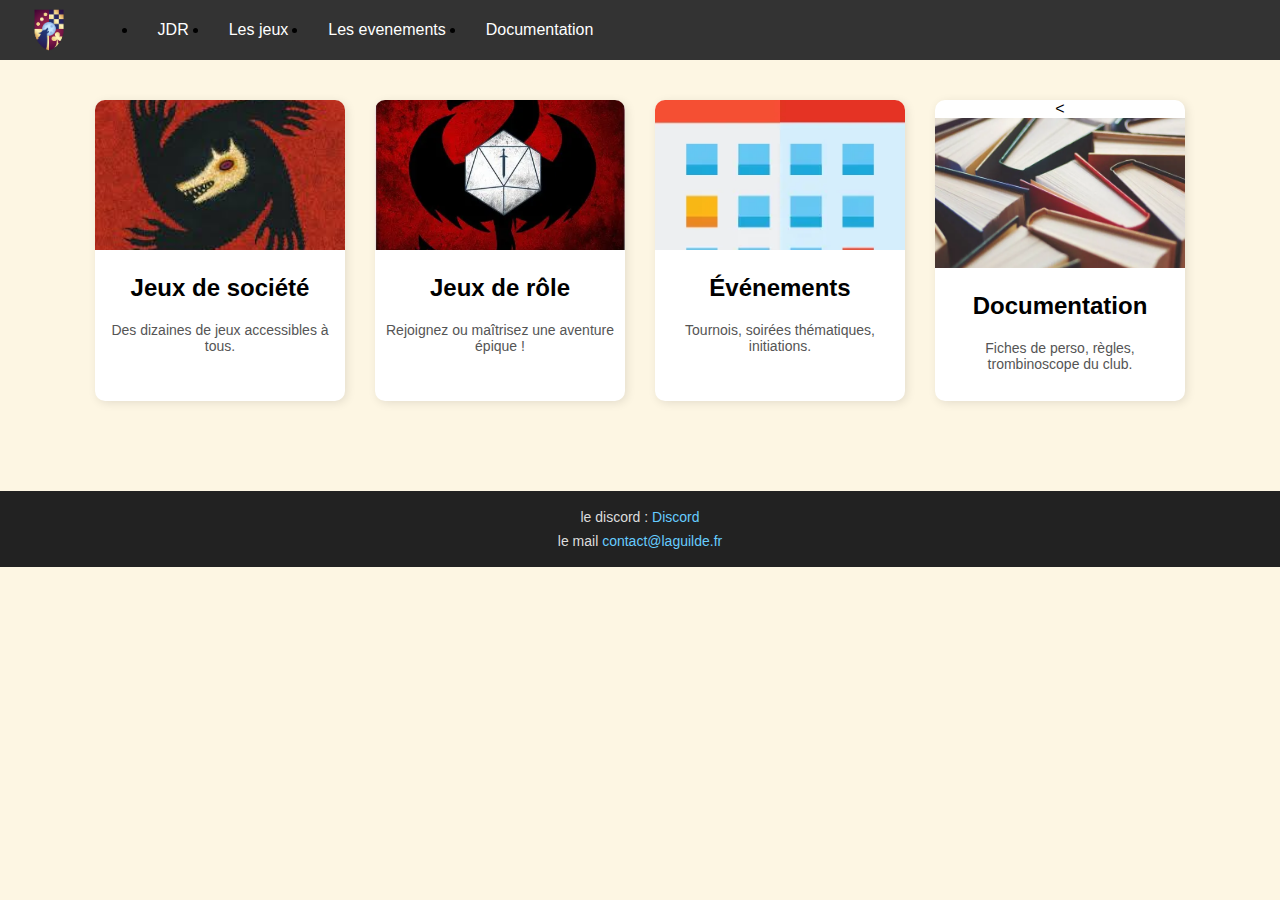
<file: index.html>
<!DOCTYPE html>
<html lang="fr">
    <head>
        <meta charset="UTF-8" />
        <meta name="viewport" content="width=device-width, initial-scale=1.0" />
        <title>Club La Guilde</title>
        <link rel="stylesheet" href="style.css" />
    </head>
    <body>
        <nav class="menu">
            <div class="logo">
                <a href="index.html">
                <img src="laguilde_logo-blason.png" alt="Logo du club">
                 </a>
</div>
        <ul>
            <li>
                <a href='#'>JDR </a>
                <ul class="submenu">
                    <li><a href="#">Calendrier</a></li>
                    <li><a href="#">Création d’un nouveau JDR</a></li>
                    <li><a href="#">Rejoindre un JDR</a></li>
                </ul>
            </li>
            <li>
                <a href='#'>Les jeux </a>
                <ul class="submenu">
                    <li><a href="#">Présentation</a></li>
                    <li><a href="#">Suggestion</a></li>
                </ul>
            </li>
            <li>
                <a href='#'>Les evenements </a>
                <ul class="submenu">
                    <li><a href="#">annonces</a></li>
                    <li><a href="#">Calendrier</a></li>
                    <li><a href="#">Suggestion</a></li>
                </ul>
            </li>
            <li>
                <a href='#'>Documentation </a>
                <ul class="submenu">
                    <li><a href="#">Trombinoscope</a></li>
                    <li><a href="#">Heures</a></li>
                    <li><a href="#">Autres documents</a></li>
                </ul>
            </li>
        </ul>
    </nav>
    <section class="accueil-blocs">
        <a href="jeux-societe.html" class="bloc">
            <img src="jeu_societe.png" alt="jeu_societe">
            <h2>Jeux de société</h2>
            <p>Des dizaines de jeux accessibles à tous.</p>
        </a>
        <a href="JDR.html" class="bloc">
            <img src="JDR.png" alt="JDR">
            <h2>Jeux de rôle</h2>
            <p>Rejoignez ou maîtrisez une aventure épique !</p>
        </a>
        <div class="bloc">
            <img src="calendrier.png" alt="JDR">
            <h2>Événements</h2>
            <p>Tournois, soirées thématiques, initiations.</p>
        </div>
        <div class="bloc">
            <<img src="document.png" alt="JDR">
            <h2>Documentation</h2>
            <p>Fiches de perso, règles, trombinoscope du club.</p>
        </div>
    </section>
    </body>
    <footer>
        <div class="footer-content">
            <p>le discord : <a href="https://discord.gg/tonlien" target="_blank">Discord</a></p>
            <p>le mail <a href="mailto:contact@laguilde.fr">contact@laguilde.fr</a></p>
        </div>
    </footer>
</html>









</html>
</file>
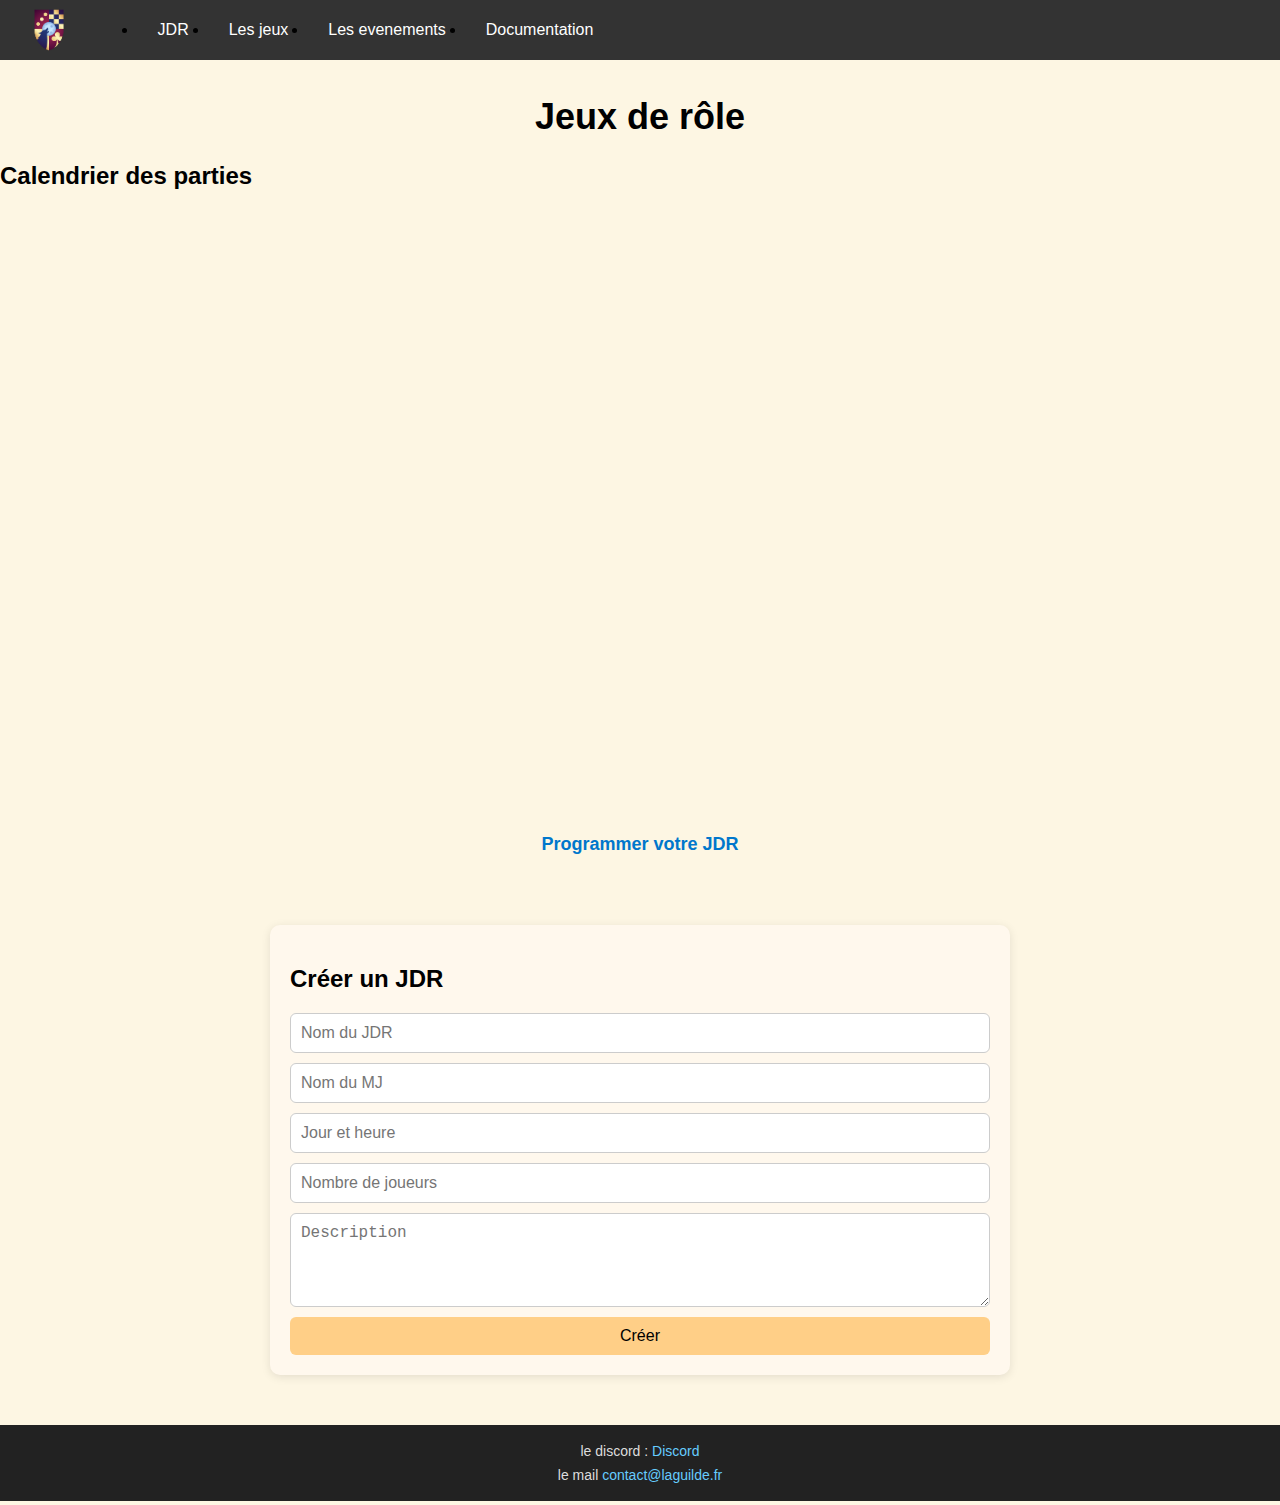
<file: JDR.html>
<!DOCTYPE html>
<html lang="fr">
<head>
  <meta charset="UTF-8" />
  <meta name="viewport" content="width=device-width, initial-scale=1.0" />
  <title>Jeux de rôle – La Guilde</title>
  <link rel="stylesheet" href="style.css" />
</head>
<body>
  <nav class="menu">
    <div class="logo">
        <a href="index.html">
          <img src="laguilde_logo-blason.png" alt="Logo du club">
        </a>
    </div>
        <ul>
            <li>
                <a href='#'>JDR </a>
                <ul class="submenu">
                    <li><a href="#">Calendrier</a></li>
                    <li><a href="#">Création d’un nouveau JDR</a></li>
                    <li><a href="#">Rejoindre un JDR</a></li>
                </ul>
            </li>
            <li>
                <a href='#'>Les jeux </a>
                <ul class="submenu">
                    <li><a href="#">Présentation</a></li>
                    <li><a href="#">Suggestion</a></li>
                </ul>
            </li>
            <li>
                <a href='#'>Les evenements </a>
                <ul class="submenu">
                    <li><a href="#">annonces</a></li>
                    <li><a href="#">Calendrier</a></li>
                    <li><a href="#">Suggestion</a></li>
                </ul>
            </li>
            <li>
                <a href='#'>Documentation </a>
                <ul class="submenu">
                    <li><a href="#">Trombinoscope</a></li>
                    <li><a href="#">Heures</a></li>
                    <li><a href="#">Autres documents</a></li>
                </ul>
            </li>
        </ul>
  </nav>

  <main class="page-contenu">
    <h1>Jeux de rôle</h1>

    <!-- 📅 Calendrier interactif -->
    <section class="jdr-section">
      <h2>Calendrier des parties</h2>
      <iframe
        src="https://calendar.google.com/calendar/embed?src=cd0b2aab8a78425697bdc7fecee05ab8cd15726cfc341071067d5eb999dac496%40group.calendar.google.com&ctz=Europe%2FParis"
        style="border: 0"
        width="100%"
        height="600"
        frameborder="0"
        scrolling="no">
      </iframe>
    </section>
    <p class="calendar-link">
      <a href="https://calendar.google.com/calendar/u/0/r" target="_blank">Programmer votre JDR</a>
    </p>

    <div id="jdrList" class="jdr-liste"> </div><!-- Les blocs créés s'afficheront ici -->

<section class="jdr-creation">
  <h2>Créer un JDR</h2>
  <form id="jdrForm">
    <input type="text" id="titre" placeholder="Nom du JDR" required>
    <input type="text" id="mj" placeholder="Nom du MJ" required>
    <input type="text" id="horaire" placeholder="Jour et heure" required>
    <input type="number" id="joueurs" placeholder="Nombre de joueurs" required>
    <textarea id="description" placeholder="Description" rows="4" required></textarea>
    <button type="submit">Créer</button>
  </form>

  
    
  </div>
</section>
  </main>

  <footer>
    <div class="footer-content">
          <p>le discord : <a href="https://discord.gg/tonlien" target="_blank">Discord</a></p>
          <p>le mail <a href="mailto:contact@laguilde.fr">contact@laguilde.fr</a></p>
      </div>
  </footer>
  <script>
  const form = document.getElementById('jdrForm');
  const list = document.getElementById('jdrList');

  // 🔁 Charger les JDR enregistrés au démarrage
  window.addEventListener('DOMContentLoaded', () => {
    const saved = JSON.parse(localStorage.getItem('jdrList')) || [];
    saved.forEach(jdr => addBloc(jdr));
  });

  // ✅ Fonction pour ajouter un bloc HTML
  function addBloc({ titre, mj, horaire, joueurs, description, inscrits = [] }, index) {
  const bloc = document.createElement('div');
  bloc.classList.add('bloc-jdr');

  // Contenu de base
  bloc.innerHTML = `
  <h3>${titre}</h3>
  <div class="ligne-jdr"><strong>MJ :</strong> ${mj}</div>
  <div class="ligne-jdr"><strong>Quand :</strong> ${horaire}</div>
  <div class="ligne-jdr"><strong>Joueurs :</strong> ${joueurs}</div>
  <div class="ligne-jdr description">${description}</div>
  <div class="inscrits"><strong>👤 Joueurs inscrits :</strong><ul></ul></div>
  <input type="text" placeholder="Votre nom" class="input-nom" />
  <button class="rejoindre-btn">Rejoindre</button>
  <button class="supprimer-btn">🗑️ Supprimer</button>
`;

  const listJoueurs = bloc.querySelector('.inscrits ul');
  const inputNom = bloc.querySelector('.input-nom');

  // Afficher les joueurs déjà enregistrés
  inscrits.forEach(nom => {
    const li = document.createElement('li');
    li.textContent = nom;
    listJoueurs.appendChild(li);
  });

  // Ajouter un joueur
  bloc.querySelector('.rejoindre-btn').addEventListener('click', () => {
    const nom = inputNom.value.trim();
    if (nom === '') return;

    const li = document.createElement('li');
    li.textContent = nom;
    listJoueurs.appendChild(li);
    inputNom.value = '';

    // 🔄 Mettre à jour le localStorage
    const saved = JSON.parse(localStorage.getItem('jdrList')) || [];
    if (!saved[index].inscrits) saved[index].inscrits = [];
    saved[index].inscrits.push(nom);
    localStorage.setItem('jdrList', JSON.stringify(saved));
  });

  // Supprimer un bloc
  bloc.querySelector('.supprimer-btn').addEventListener('click', () => {
    bloc.remove();
    const saved = JSON.parse(localStorage.getItem('jdrList')) || [];
    saved.splice(index, 1);
    localStorage.setItem('jdrList', JSON.stringify(saved));
  });

  list.appendChild(bloc);
}

  // 📝 Quand on envoie le formulaire
  form.addEventListener('submit', (e) => {
    e.preventDefault();

    const jdr = {
      titre: document.getElementById('titre').value,
      mj: document.getElementById('mj').value,
      horaire: document.getElementById('horaire').value,
      joueurs: document.getElementById('joueurs').value,
      description: document.getElementById('description').value
    };

    // 👉 Ajouter le bloc visuellement
    addBloc(jdr);

    // 💾 Enregistrer dans localStorage
    const saved = JSON.parse(localStorage.getItem('jdrList')) || [];
    saved.push(jdr);
    localStorage.setItem('jdrList', JSON.stringify(saved));

    form.reset();
  });
</script>
</body>
</html>


<!--https://calendar.google.com/calendar/u/0?cid=Y2QwYjJhYWI4YTc4NDI1Njk3YmRjN2ZlY2VlMDVhYjhjZDE1NzI2Y2ZjMzQxMDcxMDY3ZDVlYjk5OWRhYzQ5NkBncm91cC5jYWxlbmRhci5nb29nbGUuY29t --!>
</file>
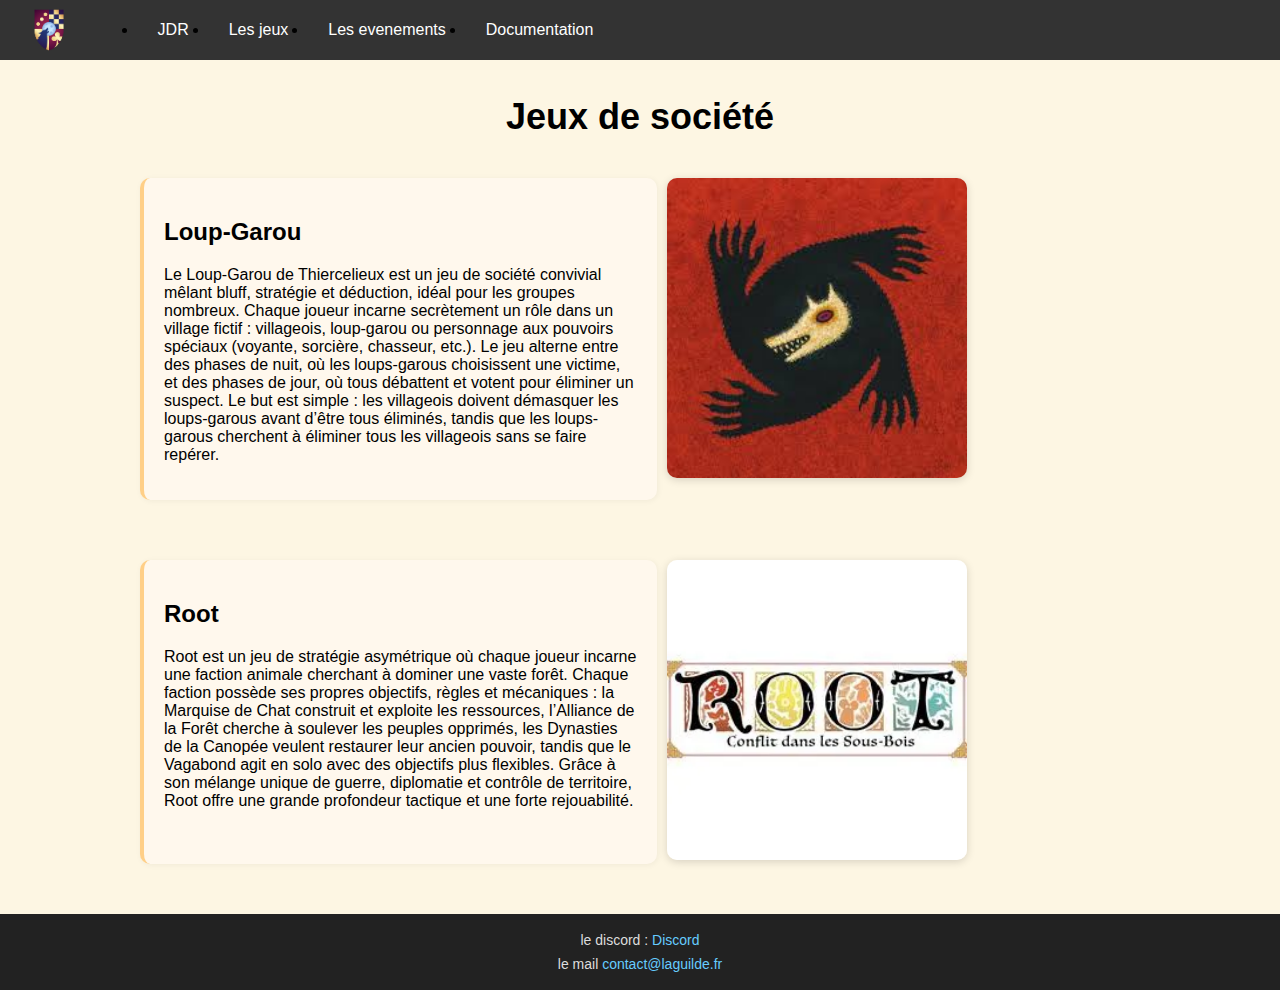
<file: jeux-societe.html>
<!DOCTYPE html>
<html lang="fr">
<head>
  <meta charset="UTF-8" />
  <meta name="viewport" content="width=device-width, initial-scale=1.0" />
  <title>Jeux de société – La Guilde</title>
  <link rel="stylesheet" href="style.css" />
</head>
<body>
  <nav class="menu">
       <div class="logo">
          <a href="index.html">
            <img src="laguilde_logo-blason.png" alt="Logo du club">
          </a>
        </div>
        <ul>
            <li>
                <a href='#'>JDR </a>
                <ul class="submenu">
                    <li><a href="#">Calendrier</a></li>
                    <li><a href="#">Création d’un nouveau JDR</a></li>
                    <li><a href="#">Rejoindre un JDR</a></li>
                </ul>
            </li>
            <li>
                <a href='#'>Les jeux </a>
                <ul class="submenu">
                    <li><a href="#">Présentation</a></li>
                    <li><a href="#">Suggestion</a></li>
                </ul>
            </li>
            <li>
                <a href='#'>Les evenements </a>
                <ul class="submenu">
                    <li><a href="#">annonces</a></li>
                    <li><a href="#">Calendrier</a></li>
                    <li><a href="#">Suggestion</a></li>
                </ul>
            </li>
            <li>
                <a href='#'>Documentation </a>
                <ul class="submenu">
                    <li><a href="#">Trombinoscope</a></li>
                    <li><a href="#">Heures</a></li>
                    <li><a href="#">Autres documents</a></li>
                </ul>
            </li>
        </ul>
  </nav>

  <main class="page-contenu">
    <h1>Jeux de société</h1>
  </main>

  <section class="jeu-presentation">
  <div class="bloc-jeu">
    <div class="texte">
      <h2>Loup-Garou</h2>
      <p>Le Loup-Garou de Thiercelieux est un jeu de société convivial mêlant bluff, stratégie et déduction, idéal pour les groupes nombreux. Chaque joueur incarne secrètement un rôle dans un village fictif : villageois, loup-garou ou personnage aux pouvoirs spéciaux (voyante, sorcière, chasseur, etc.). Le jeu alterne entre des phases de nuit, où les loups-garous choisissent une victime, et des phases de jour, où tous débattent et votent pour éliminer un suspect. Le but est simple : les villageois doivent démasquer les loups-garous avant d’être tous éliminés, tandis que les loups-garous cherchent à éliminer tous les villageois sans se faire repérer.</p>
    </div>
    <div class="image">
      <img src="jeu_societe.png" alt="Dixit">
    </div>
  </div>

  <div class="bloc-jeu inverse">
    <div class="image">
      <img src="root_logo.png" alt="root">
    </div>
    <div class="texte">
      <h2>Root</h2>
      <p>Root est un jeu de stratégie asymétrique où chaque joueur incarne une faction animale cherchant à dominer une vaste forêt. Chaque faction possède ses propres objectifs, règles et mécaniques : la Marquise de Chat construit et exploite les ressources, l’Alliance de la Forêt cherche à soulever les peuples opprimés, les Dynasties de la Canopée veulent restaurer leur ancien pouvoir, tandis que le Vagabond agit en solo avec des objectifs plus flexibles. Grâce à son mélange unique de guerre, diplomatie et contrôle de territoire, Root offre une grande profondeur tactique et une forte rejouabilité.</p>
    </div>
  </div>
  </section>

  <footer>
    <div class="footer-content">
        <p>le discord : <a href="https://discord.gg/tonlien" target="_blank">Discord</a></p>
        <p>le mail <a href="mailto:contact@laguilde.fr">contact@laguilde.fr</a></p>
    </div>
  </footer>
</body>
</html>
</file>
<file: style.css>
/*style generaux */


body {
  margin: 0;
  font-family: sans-serif;
  background-color: #fdf6e3;
}

.menu-principal {
  list-style: none;
  margin: 0;
  padding: 0;
  background-color: #333;
  display: flex;
}

.menu > ul > li {
  position: relative;
}

.menu a {
  display: block;
  padding: 15px 20px;
  color: white;
  text-decoration: none;
}

.menu li:hover {
  background-color: #444;
}

.submenu {
  display: none;
  position: absolute;
  top: 100%;
  left: 0;
  background-color: #444;
  min-width: 200px;
  z-index: 999;
}

.menu li:hover .submenu {
  display: block;
}

.submenu li {
  border-top: 1px solid #555;
}

.submenu a {
  padding: 10px 15px;
  color: white;
}

.menu {
  display: flex;
  align-items: center;
  background-color: #333;
  padding: 0px 0px; /* réduit l’espace vertical */
  height: 60px; /* 🔥 limite la hauteur */
}

.logo img {
  height: 60px;
  width: auto;
  display: block;
  margin: 0;
  padding: 0px 0px;
  vertical-align: middle;
}

.logo {
  display: flex;
  align-items: center;
}

/* le menu reprend le style horizontal */
.menu > ul {
  display: flex;
  flex-grow: 1;
}

/*style page acceuil*/

.accueil-blocs {
  display: flex;
  flex-wrap: wrap;
  justify-content: center;
  gap: 30px;
  padding: 40px;
  background-color: #fffff;
}

.bloc {
  background-color: white;
  border-radius: 10px;
  width: 250px;
  text-align: center;
  box-shadow: 2px 2px 10px rgba(0,0,0,0.1);
  overflow: hidden;
  transition: transform 0.2s;
}

a.bloc {
  text-decoration: none;
  color: inherit;
}

.bloc:hover {
  transform: translateY(-5px);
}

.bloc img {
  width: 100%;
  height: 150px;
  object-fit: cover;
}

.bloc h3 {
  margin: 15px 0 10px;
  font-size: 18px;
}

.bloc p {
  font-size: 14px;
  color: #555;
  padding: 0 10px 15px;
}

footer {
  background-color: #222;
  color: #ddd;
  padding: 10px 20px 10px;
  text-align: center;
  font-size: 14px;
  margin-top: 50px;
}

footer a {
  color: #66ccff;
  text-decoration: none;
}

footer a:hover {
  text-decoration: underline;
}

.footer-content p {
  margin: 8px 0;
}

.footer-bottom {
  border-top: 1px solid #444;
  margin-top: 15px;
  padding-top: 1px;
  font-size: 12px;
  color: #888;
}

/*style page jeux société*/

.jeu-presentation {
  display: flex;
  flex-direction: column;
  gap: 60px;
  max-width: 1000px;
  margin: 40px auto;
  padding: 0 20px;
}

.bloc-jeu {
  display: flex;
  flex-direction: row;
  align-items: stretch;
  justify-content: space-between;
  gap: 10px;
  flex-wrap: nowrap;

}

.bloc-jeu.inverse {
  flex-direction: row-reverse;
}

.bloc-jeu .texte, .bloc-jeu .image {
  flex: 1;
}

.bloc-jeu .texte {
  border-radius: 10px;
  background-color: #fff8ed;
  border-left: 4px solid #ffcf87;
  padding: 20px;
  border-radius: 10px;
  box-shadow: 1px 1px 6px rgba(0,0,0,0.05);
}

.bloc-jeu .image img {
  width: 100%;
  max-width: 300px;
  border-radius: 10px;
  box-shadow: 0 2px 8px rgba(0,0,0,0.15);
}

.page-contenu h1 {
  text-align: center;
  margin-top: 36px;
  font-size: 36px;
}

/*style page JDR*/

.calendar-link {
  text-align: center;
  margin-top: 20px;
  font-size: 18px;
}

.calendar-link a {
  color: #0077cc;
  text-decoration: none;
  font-weight: bold;
}

.calendar-link a:hover {
  text-decoration: underline;
}
.jdr-creation {
  max-width: 700px;
  margin: 40px auto;
  padding: 20px;
  background-color: #fff8ed;
  border-radius: 10px;
  box-shadow: 0 2px 10px rgba(0,0,0,0.1);
}

.jdr-creation form {
  display: flex;
  flex-direction: column;
  gap: 10px;
}

.jdr-creation input,
.jdr-creation textarea {
  padding: 10px;
  font-size: 16px;
  border: 1px solid #ccc;
  border-radius: 6px;
}

.jdr-creation button {
  padding: 10px;
  font-size: 16px;
  background-color: #ffcf87;
  border: none;
  border-radius: 6px;
  cursor: pointer;
  transition: background-color 0.2s ease;
}

.jdr-creation button:hover {
  background-color: #f5b742;
}

.jdr-liste {
  display: flex;
  flex-wrap: wrap;
  gap: 20px;
  justify-content: center; /* ou "flex-start" si tu veux aligner à gauche */
  margin: 30px auto;
  max-width: 1000px;
}
.bloc-jdr {
  background-color: #f4d6c6;
  border: 2px solid black;
  padding: 20px;
  border-radius: 10px;
  box-shadow: 0 4px 12px rgba(0, 0, 0, 0.1);
  margin-bottom: 20px;
  max-width: 400px;
}
.bloc-jdr .rejoindre-btn {
  background-color: #66cc66;
  color: white;
  border: none;
  padding: 6px 12px;
  border-radius: 6px;
  margin-top: 10px;
  margin-right: 10px;
  cursor: pointer;
  font-size: 14px;
}

.bloc-jdr .rejoindre-btn:hover {
  background-color: #3ca73c;
}

.ligne-jdr {
  background-color: #fffbe8;
  padding: 8px 12px;
  border-radius: 6px;
  border: 1px solid #ffe6a1;
  margin-bottom: 8px;
  font-size: 15px;
}

.ligne-jdr.description {
  font-style: italic;
  color: #444;
}
</file>
